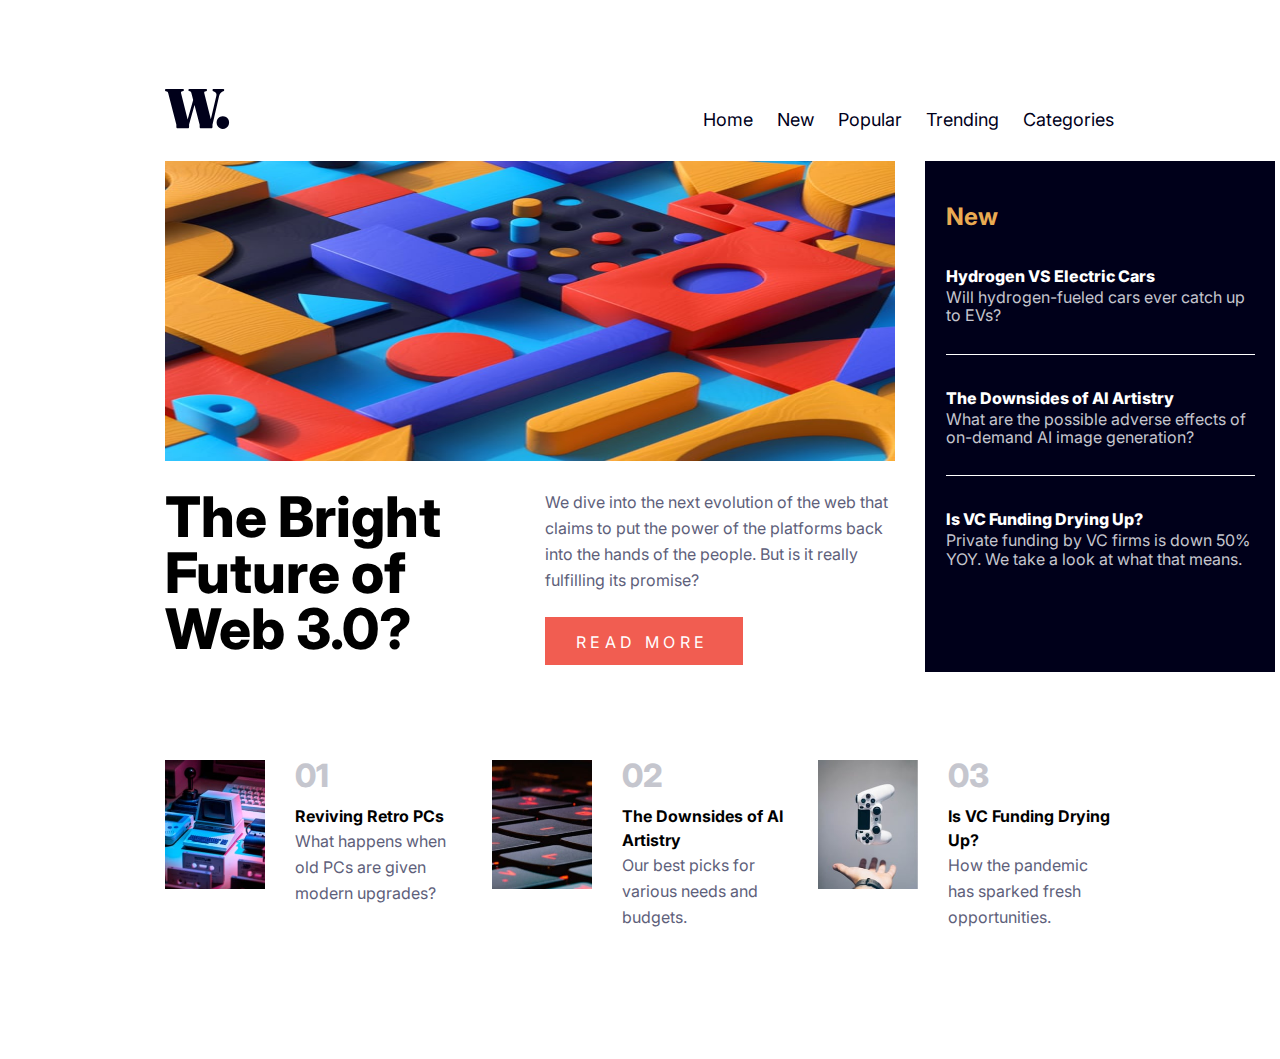
<file: docs/index.html>
<!DOCTYPE html><html lang="en"><head><meta charset="UTF-8"><link rel="shortcut icon" href="./assets/favicon-32x32-DQjEQYWa.png" type="image.png"><link rel="icon" type="image/svg+xml" href=""><meta name="viewport" content="width=device-width,initial-scale=1"><link rel="preconnect" href="https://fonts.googleapis.com"><link rel="preconnect" href="https://fonts.gstatic.com" crossorigin><link href="https://fonts.googleapis.com/css2?family=Inter:wght@100..900&display=swap" rel="stylesheet"><title>New Homepage</title><script type="module" crossorigin src="./assets/index-CZIWJEDx.js"></script><link rel="stylesheet" crossorigin href="./assets/index-RdiiEtx7.css"></head><body><header class="header"><div class="header__top"><img class="header__menu" src="data:image/svg+xml,%3csvg%20width='65'%20height='40'%20xmlns='http://www.w3.org/2000/svg'%3e%3cpath%20d='M23.016%2039.2c.317%200%20.574-.093.77-.28.196-.187.294-.457.294-.812v-1.82c0-.448.033-.84.098-1.176.065-.336.145-.663.238-.98l5.09-18.122%204.822%2018.57c.112.384.193.682.243.895l.023.099c.047.215.07.453.07.714v1.82c0%20.355.098.625.294.812.196.187.453.28.77.28h10.696c.299%200%20.55-.093.756-.28.205-.187.308-.457.308-.812v-1.82c0-.373.023-.705.07-.994.047-.29.135-.677.266-1.162L54.04%207.224c.299-1.25.765-2.254%201.4-3.01.635-.756%201.363-1.311%202.184-1.666l.672-.308c.336-.168.574-.331.714-.49.14-.159.21-.369.21-.63%200-.336-.117-.607-.35-.812C58.637.103%2058.287%200%2057.82%200h-8.904c-.467%200-.817.103-1.05.308-.233.205-.35.476-.35.812%200%20.261.06.471.182.63.121.159.313.303.574.434l.616.224c1.12.41%201.871.999%202.254%201.764s.453%201.661.21%202.688l-5.535%2023.486-6.477-25.81c-.133-.58-.17-1.018-.11-1.31l.026-.104c.093-.29.317-.49.672-.602l1.232-.336c.299-.112.518-.257.658-.434a.986.986%200%200%200%20.21-.63c0-.355-.112-.63-.336-.826C41.468.098%2041.122%200%2040.656%200H24.78c-.448%200-.789.098-1.022.294-.233.196-.35.471-.35.826%200%20.224.06.415.182.574.121.159.322.294.602.406l1.176.42c.261.093.462.243.602.448.14.205.294.607.462%201.204l1.751%206.742-5.553%2019.475L16.128%204.48c-.147-.49-.194-.898-.14-1.223l.028-.135c.093-.345.327-.574.7-.686l1.456-.336c.504-.168.756-.504.756-1.008%200-.336-.112-.602-.336-.798C18.368.098%2018.022%200%2017.556%200H1.344C.896%200%20.56.098.336.294.112.49%200%20.756%200%201.092c0%20.224.056.434.168.63.112.196.29.35.532.462l1.232.392c.355.13.625.308.812.532.187.224.345.579.476%201.064l7.84%2030.408c.112.43.191.751.238.966.047.215.07.462.07.742v1.82c0%20.355.103.625.308.812.205.187.467.28.784.28h10.556Zm34.804.7c1.195%200%202.263-.29%203.206-.868a6.338%206.338%200%200%200%202.24-2.338c.55-.98.826-2.04.826-3.178%200-1.157-.275-2.212-.826-3.164a6.325%206.325%200%200%200-2.24-2.282c-.943-.57-2.011-.854-3.206-.854-1.157%200-2.207.285-3.15.854a6.325%206.325%200%200%200-2.24%202.282c-.55.952-.826%202.007-.826%203.164%200%201.139.275%202.198.826%203.178.55.98%201.297%201.76%202.24%202.338.943.579%201.993.868%203.15.868Z'%20fill='%2300001A'/%3e%3c/svg%3e" alt="logo"> <img id="icon-menu" class="header__icon" src="data:image/svg+xml,%3csvg%20width='40'%20height='17'%20xmlns='http://www.w3.org/2000/svg'%3e%3cg%20fill='%2300001A'%20fill-rule='evenodd'%3e%3cpath%20d='M0%200h40v3H0zM0%207h40v3H0zM0%2014h40v3H0z'/%3e%3cpath%20d='M0%200h40v3H0z'/%3e%3c/g%3e%3c/svg%3e" alt="icon menu"></div><nav><ul id="menu" class="menu"><li class="menu__item"><a href="#">Home</a></li><li class="menu__item"><a href="#">New</a></li><li class="menu__item"><a href="#">Popular</a></li><li class="menu__item"><a href="#">Trending</a></li><li class="menu__item"><a href="#">Categories</a></li></ul></nav></header><main class="main"><div class="grid"><section class="card"><img class="card__image" src="./assets/image-web-3-mobile-BkjdzUjT.jpg" alt=""><div class="card__container"><h1 class="title title--xl">The Bright Future of Web 3.0?</h1><div><p class="text text--card">We dive into the next evolution of the web that claims to put the power of the platforms back into the hands of the people. But is it really fulfilling its promise?</p><a class="button" href="#">READ MORE</a></div></div></section><section class="new"><div class="new__background"><h2 class="title title--yellow">New</h2><a class="title title--new" href="#">Hydrogen VS Electric Cars</a><p class="text--new text--line">Will hydrogen-fueled cars ever catch up to EVs?</p></div><div class="new__background"><a class="title title--new" href="#">The Downsides of AI Artistry</a><p class="text--new text--line">What are the possible adverse effects of on-demand AI image generation?</p></div><div class="new__background"><a class="title title--new" href="#">Is VC Funding Drying Up?</a><p class="text--new">Private funding by VC firms is down 50% YOY. We take a look at what that means.</p></div></section></div><section class="info"><div class="info__container"><img class="info__image" src="./assets/image-retro-pcs-Od5UaNM7.jpg" alt="image retro"><div class="info__description"><span class="title title--number">01</span> <a class="title title--xs" href="#">Reviving Retro PCs</a><p class="text text--info">What happens when old PCs are given modern upgrades?</p></div></div><div class="info__container"><img class="info__image" src="./assets/image-top-laptops-BRcg1a2i.jpg" alt="top laptops"><div class="info__description"><span class="title title--number">02</span> <a class="title title--xs" href="#">The Downsides of AI Artistry</a><p class="text text--info">Our best picks for various needs and budgets.</p></div></div><div class="info__container"><img class="info__image" src="./assets/image-gaming-growth-DncrDXGj.jpg" alt="gaming"><div class="info__description"><span class="title title--number">03</span> <a class="title title--xs" href="#">Is VC Funding Drying Up?</a><p class="text text--info">How the pandemic has sparked fresh opportunities.</p></div></div></section></main></body></html>
</file>
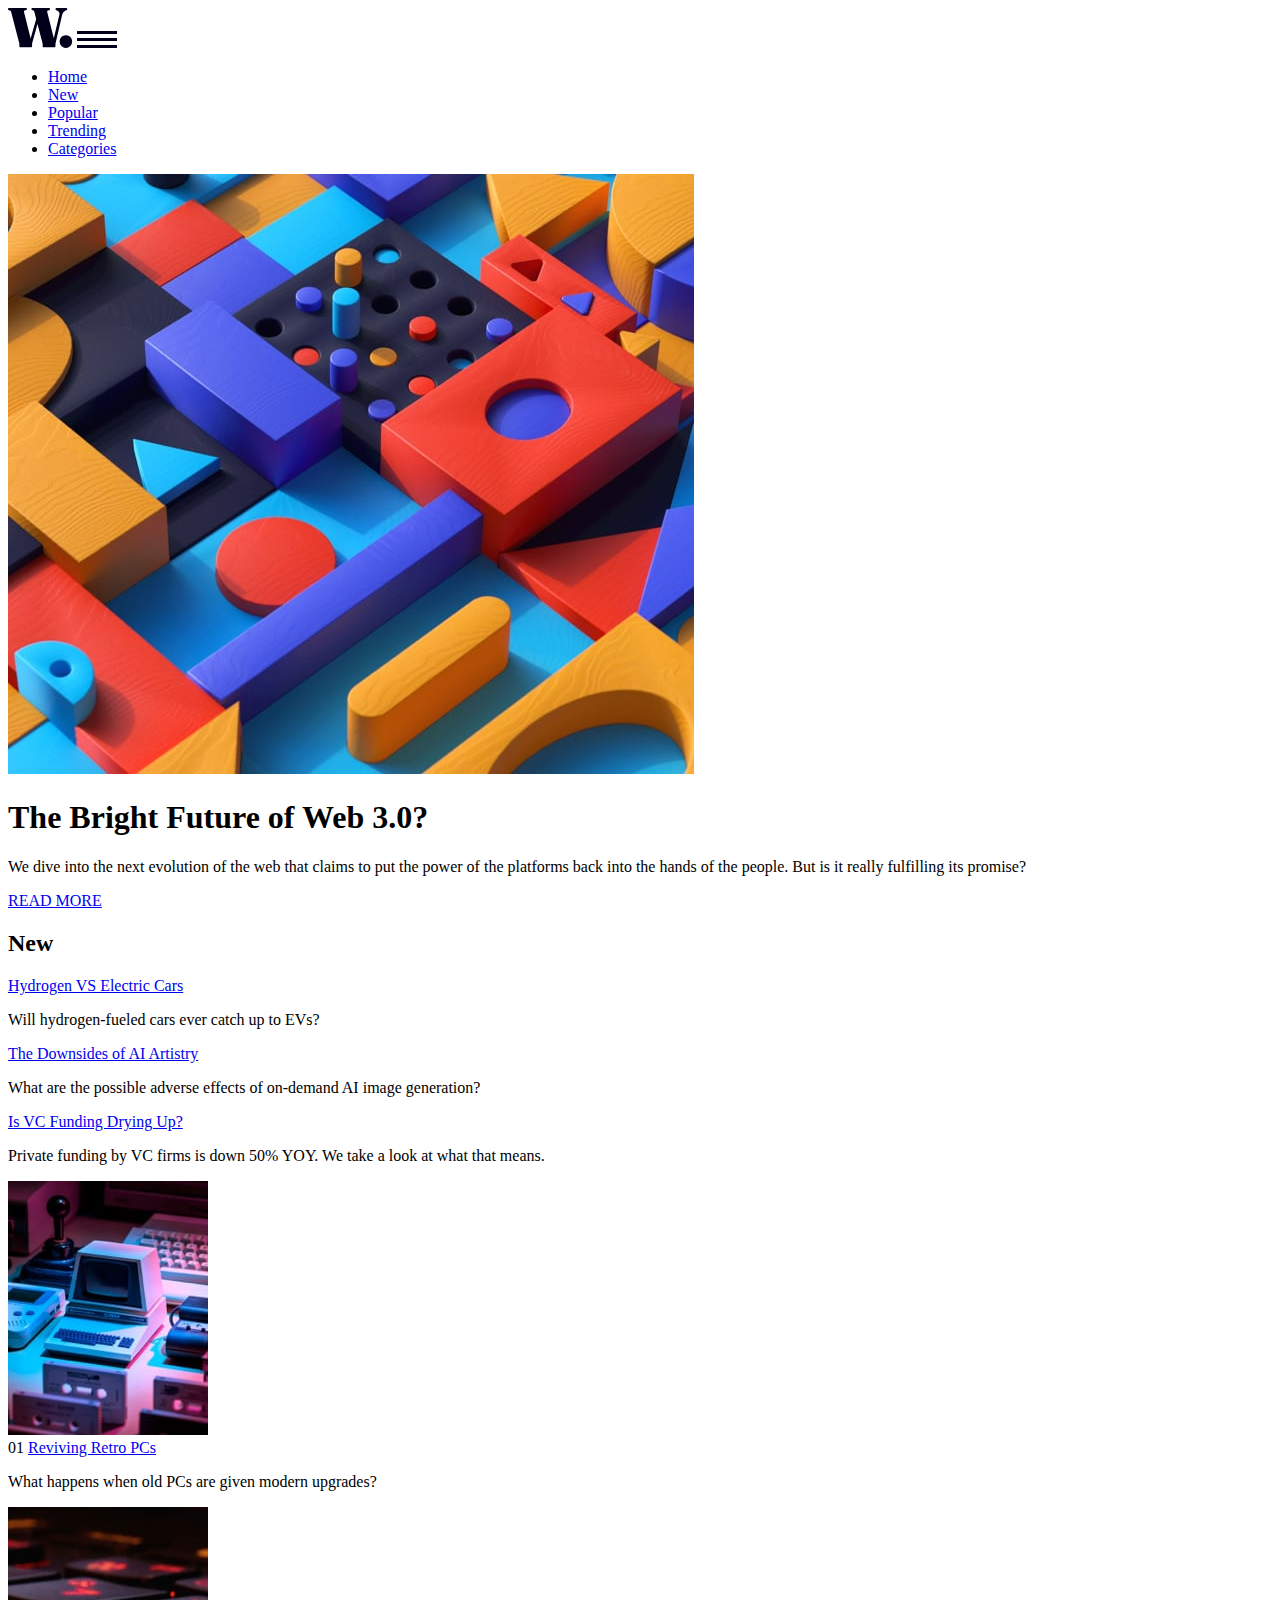
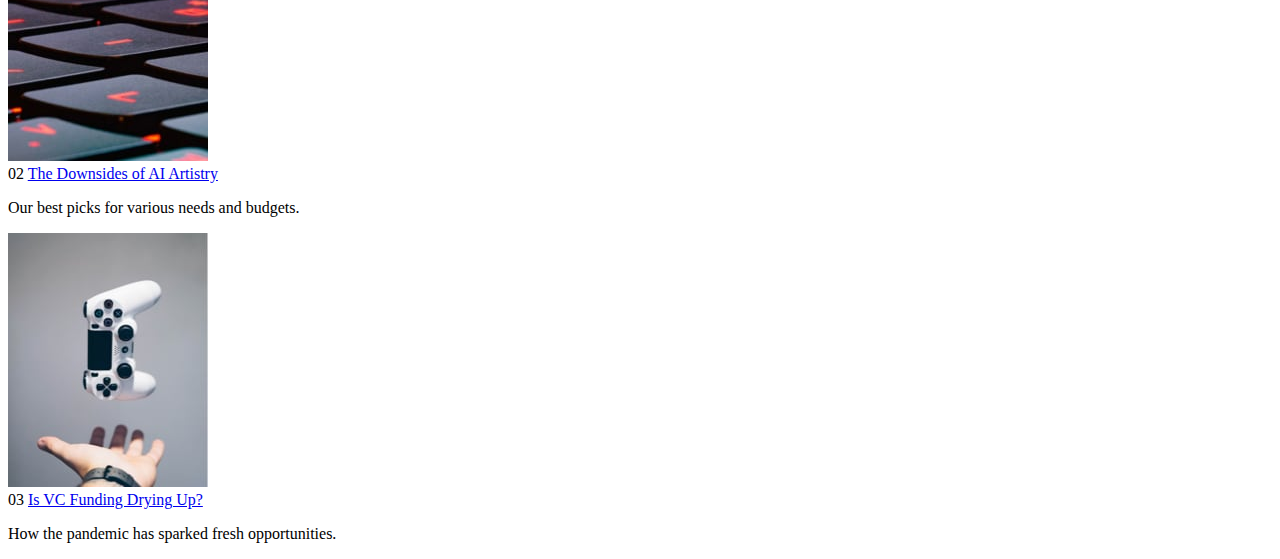
<file: src/index.html>
<!DOCTYPE html>
<html lang="en">
  <head>
    <meta charset="UTF-8" />
    <link
      rel="shortcut icon"
      href="./assets/images/favicon-32x32.png"
      type="image.png"
    />
    <link rel="icon" type="image/svg+xml" href="" />
    <meta name="viewport" content="width=device-width, initial-scale=1.0" />
    <link rel="preconnect" href="https://fonts.googleapis.com" />
    <link rel="preconnect" href="https://fonts.gstatic.com" crossorigin />
    <link
      href="https://fonts.googleapis.com/css2?family=Inter:wght@100..900&display=swap"
      rel="stylesheet"
    />

    <title>New Homepage</title>
  </head>
  <body>
    <header class="header">
      <div class="header__top">
        <img class="header__menu" src="./assets/images/logo.svg" alt="logo" />
        <img
          id="icon-menu"
          class="header__icon"
          src="./assets/images/icon-menu.svg"
          alt="icon menu"
        />
      </div>
      <nav>
        <ul id="menu" class="menu">
          <li class="menu__item">
            <a href="#">Home</a>
          </li>
          <li class="menu__item">
            <a href="#">New</a>
          </li>
          <li class="menu__item">
            <a href="#">Popular</a>
          </li>
          <li class="menu__item">
            <a href="#">Trending</a>
          </li>
          <li class="menu__item">
            <a href="#">Categories</a>
          </li>
        </ul>
      </nav>
    </header>
    <main class="main">
      <div class="grid">
        <section class="card">
          <img
            class="card__image"
            src="./assets/images/image-web-3-mobile.jpg"
            alt=""
          />
          <div class="card__container">
            <h1 class="title title--xl">The Bright Future of Web 3.0?</h1>
            <div>
              <p class="text text--card">
                We dive into the next evolution of the web that claims to put
                the power of the platforms back into the hands of the people.
                But is it really fulfilling its promise?
              </p>
              <a class="button" href="#">READ MORE</a>
            </div>
          </div>
        </section>
        <section class="new">
          <div class="new__background">
            <h2 class="title title--yellow">New</h2>

            <a class="title title--new" href="#">Hydrogen VS Electric Cars</a>

            <p class="text--new text--line">
              Will hydrogen-fueled cars ever catch up to EVs?
            </p>
          </div>
          <div class="new__background">
            <a class="title title--new" href="#"
              >The Downsides of AI Artistry</a
            >
            <p class="text--new text--line">
              What are the possible adverse effects of on-demand AI image
              generation?
            </p>
          </div>
          <div class="new__background">
            <a class="title title--new" href="#">Is VC Funding Drying Up?</a>
            <p class="text--new">
              Private funding by VC firms is down 50% YOY. We take a look at
              what that means.
            </p>
          </div>
        </section>
      </div>

      <section class="info">
        <div class="info__container">
          <img
            class="info__image"
            src="./assets/images/image-retro-pcs.jpg"
            alt="image retro"
          />
          <div class="info__description">
            <span class="title title--number">01</span>
            <a class="title title--xs" href="#">Reviving Retro PCs</a>
            <p class="text text--info">
              What happens when old PCs are given modern upgrades?
            </p>
          </div>
        </div>

        <div class="info__container">
          <img
            class="info__image"
            src="./assets/images/image-top-laptops.jpg"
            alt="top laptops"
          />

          <div class="info__description">
            <span class="title title--number">02</span>
            <a class="title title--xs" href="#">The Downsides of AI Artistry</a>
            <p class="text text--info">
              Our best picks for various needs and budgets.
            </p>
          </div>
        </div>

        <div class="info__container">
          <img
            class="info__image"
            src="./assets/images/image-gaming-growth.jpg"
            alt="gaming"
          />

          <div class="info__description">
            <span class="title title--number">03</span>
            <a class="title title--xs" href="#">Is VC Funding Drying Up?</a>
            <p class="text text--info">
              How the pandemic has sparked fresh opportunities.
            </p>
          </div>
        </div>
      </section>
    </main>

    <script type="module" src="./js/index.js"></script>
  </body>
</html>
</file>
<file: docs/assets/index-RdiiEtx7.css>
html{-webkit-text-size-adjust:100%;line-height:1.15}body{margin:0}main{display:block}h1{font-size:2em;margin:.67em 0}hr{-webkit-box-sizing:content-box;box-sizing:content-box;height:0;overflow:visible}pre{font-family:monospace,monospace;font-size:1em}a{background-color:transparent}abbr[title]{border-bottom:none;text-decoration:underline;-webkit-text-decoration:underline dotted;text-decoration:underline dotted}b,strong{font-weight:bolder}code,kbd,samp{font-family:monospace,monospace;font-size:1em}small{font-size:80%}sub,sup{font-size:75%;line-height:0;position:relative;vertical-align:baseline}sub{bottom:-.25em}sup{top:-.5em}img{border-style:none}button,input,optgroup,select,textarea{font-family:inherit;font-size:100%;line-height:1.15;margin:0}button,input{overflow:visible}button,select{text-transform:none}[type=button],[type=reset],[type=submit],button{-moz-appearance:button;appearance:button;-webkit-appearance:button}[type=button]::-moz-focus-inner,[type=reset]::-moz-focus-inner,[type=submit]::-moz-focus-inner,button::-moz-focus-inner{border-style:none;padding:0}[type=button]:-moz-focusring,[type=reset]:-moz-focusring,[type=submit]:-moz-focusring,button:-moz-focusring{outline:1px dotted ButtonText}fieldset{padding:.35em .75em .625em}legend{-webkit-box-sizing:border-box;box-sizing:border-box;color:inherit;display:table;max-width:100%;padding:0;white-space:normal}progress{vertical-align:baseline}textarea{overflow:auto}[type=checkbox],[type=radio]{-webkit-box-sizing:border-box;box-sizing:border-box;padding:0}[type=number]::-webkit-inner-spin-button,[type=number]::-webkit-outer-spin-button{height:auto}[type=search]{-moz-appearance:textfield;appearance:textfield;-webkit-appearance:textfield;outline-offset:-2px}[type=search]::-webkit-search-decoration{-webkit-appearance:none}::-webkit-file-upload-button{-webkit-appearance:button;font:inherit}details{display:block}summary{display:list-item}template{display:none}[hidden]{display:none}*,:after,:before{-webkit-box-sizing:border-box;box-sizing:border-box}img{display:block;max-width:100%}ul{list-style:none;margin-bottom:0;margin-top:0;padding-left:0}a{color:inherit;text-decoration:none}:root{--almost-white:#fffdfa;--dark-blue:#00001a;--grey:#5e607a;--red:#f15d51;--silver:#c5c6ce;--yellow:#e9aa52;--title-xl:56px;--title-l:40px;--title-m:32px;--title-s:20px;--title-xs:18px --text-body:15px}html{scroll-behavior:smooth}body{background-color:#fff;font-family:Inter,sans-serif;margin-inline:auto;max-width:1440px}body.open:after{background-color:#2f2e2e9a;content:"";height:100vh;left:0;position:absolute;top:0;width:100vw}.title--xl{font-size:40px;font-size:var(--title-l);font-weight:800;margin-bottom:16px;margin-top:0}@media screen and (min-width:1024px){.title--xl{font-size:56px;line-height:56px;width:350px}}.title--yellow{color:#e9aa52;color:var(--yellow);font-weight:700;line-height:24px;margin-bottom:35px}.title--new{color:#fff;font-weight:800;line-height:24px}@media (hover){.title--new:hover{color:#e9aa52;color:var(--yellow)}}.title--number{color:#c5c6ce;color:var(--silver);display:-webkit-box;display:-ms-flexbox;display:flex;font-size:32px;font-size:var(--title-m);font-weight:800;line-height:32px;margin-bottom:12px}.title--xs{font-size:18px --text-body:15px;font-size:var(--title-xs);font-weight:700;line-height:24px;margin-bottom:9px}@media (hover){.title--xs:hover{color:#e9aa52;color:var(--yellow)}}.text--card{color:#5e607a;color:var(--grey);font-size:var(--text-body);line-height:26px;margin-bottom:24px}@media screen and (min-width:1024px){.text--card{line-height:26px;margin-top:0;width:350px}}.text--new{color:#c5c6ce;color:var(--silver);font-size:var(--text-body);margin-top:0}.text--line{border-bottom:1px solid #fff;margin-bottom:31px;padding-bottom:29px}.text--info{color:#5e607a;color:var(--grey);line-height:26px;margin:0}.main{padding:0 16px 80px}@media screen and (min-width:1024px){.main{padding:0 165px 129px}}.header{overflow-x:clip;position:relative}.header__top{-webkit-box-orient:horizontal;-webkit-box-direction:normal;-webkit-box-pack:justify;-ms-flex-pack:justify;-webkit-box-align:center;-ms-flex-align:center;align-items:center;display:-webkit-box;display:-ms-flexbox;display:flex;-ms-flex-direction:row;flex-direction:row;justify-content:space-between;margin-bottom:32px;padding:28px 16px 0}@media screen and (min-width:1024px){.header__top{padding:89px 165px 0}}.header__logo{width:44px}.header__icon{position:absolute;right:16px;width:40px;z-index:10}@media screen and (min-width:1024px){.header__icon{display:none}.info{display:-webkit-box;display:-ms-flexbox;display:flex;gap:30px}}.info__container{display:-webkit-box;display:-ms-flexbox;display:flex;gap:24px;margin-bottom:32px}@media screen and (min-width:1024px){.info__container{display:-webkit-box;display:-ms-flexbox;display:flex;gap:30px;margin-bottom:0;width:350px}}.info__image{height:129px;width:100px}.new{background-color:#00001a;background-color:var(--dark-blue);margin-bottom:64px;padding:24px 20px 24px 21px}@media screen and (min-width:1024px){.new{height:511px;margin-bottom:0;width:350px}}.menu{-webkit-box-orient:vertical;-webkit-box-direction:normal;-webkit-box-pack:center;-ms-flex-pack:center;background-color:#fffdfa;background-color:var(--almost-white);color:#00001a;color:var(--dark-blue);display:-webkit-box;display:-ms-flexbox;display:flex;-ms-flex-direction:column;flex-direction:column;font-size:18px;gap:24px;height:100vh;justify-content:center;padding:0 1rem;position:absolute;right:0;top:0;-webkit-transition:translate .3s;transition:translate .3s;translate:100%;width:256px;z-index:1}@media screen and (min-width:1024px){.menu{-webkit-box-orient:horizontal;-webkit-box-direction:normal;background-color:transparent;-ms-flex-direction:row;flex-direction:row;height:26px;right:244px;top:110px;translate:0}}@media (hover){.menu__item:hover{color:#e9aa52;color:var(--yellow)}}.menu--show{translate:0}.button{background-color:#f15d51;background-color:var(--red);color:#fff;display:inline-block;letter-spacing:4.38px;line-height:24px;margin-bottom:24px;padding:13px 35px 11px 31px}@media (hover){.button:hover{background-color:#00001a;background-color:var(--dark-blue)}}.card__image{margin-bottom:24px}@media screen and (min-width:1024px){.card__image{display:grid;grid-template-columns:730px 350px;height:300px;margin-bottom:28px;width:730px}.card__container{display:-webkit-box;display:-ms-flexbox;display:flex;gap:30px}.grid{grid-gap:30px;display:grid;gap:30px;grid-template-columns:730px 350px;margin-bottom:71px}}
</file>
